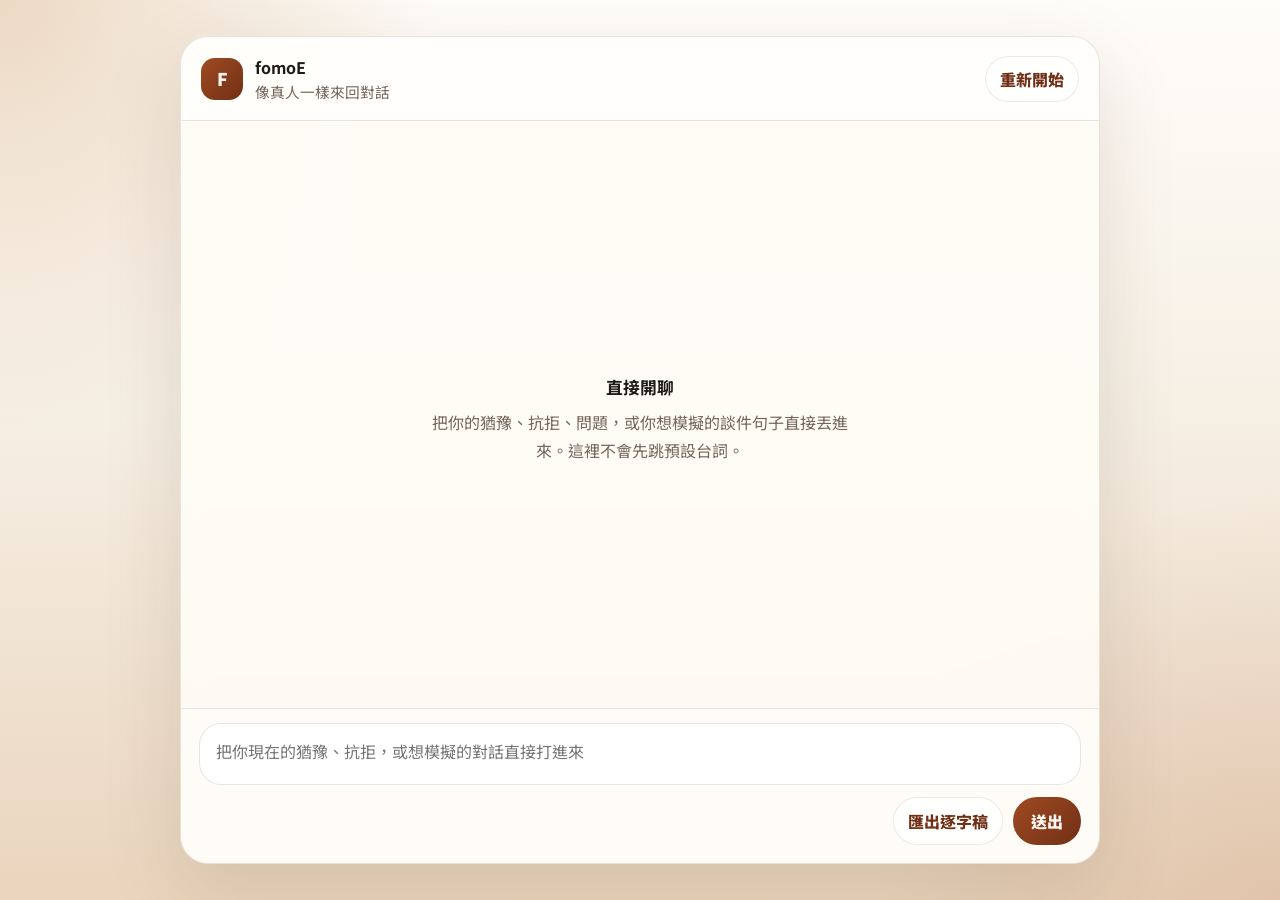
<file: index.html>
<!DOCTYPE html>
<html lang="zh-Hant">
<head>
  <meta charset="UTF-8">
  <meta name="viewport" content="width=device-width, initial-scale=1.0">
  <title>fomoE</title>
  <link rel="preconnect" href="https://fonts.googleapis.com">
  <link rel="preconnect" href="https://fonts.gstatic.com" crossorigin>
  <link href="https://fonts.googleapis.com/css2?family=Noto+Sans+TC:wght@400;500;700;900&display=swap" rel="stylesheet">
  <link rel="stylesheet" href="./styles.css">
</head>
<body>
  <main class="app-shell">
    <section class="chat-card" aria-label="fomoE 聊天介面">
      <header class="chat-header">
        <div class="chat-brand">
          <div class="brand-avatar">F</div>
          <div class="brand-copy">
            <strong>fomoE</strong>
            <p>像真人一樣來回對話</p>
          </div>
        </div>
        <button id="restart-chat" class="header-btn" type="button">重新開始</button>
      </header>

      <div id="chat-log" class="chat-log" aria-live="polite"></div>

      <form id="composer-form" class="composer" autocomplete="off">
        <label class="composer-box" for="message-input">
          <textarea id="message-input" rows="1" placeholder="把你現在的猶豫、抗拒，或想模擬的對話直接打進來"></textarea>
        </label>
        <div class="composer-actions">
          <button id="export-transcript" class="utility-btn" type="button">匯出逐字稿</button>
          <button id="send-message" class="send-btn" type="submit">送出</button>
        </div>
      </form>
    </section>
  </main>

  <script src="./engine.js"></script>
  <script src="./app.js"></script>
</body>
</html>
</file>
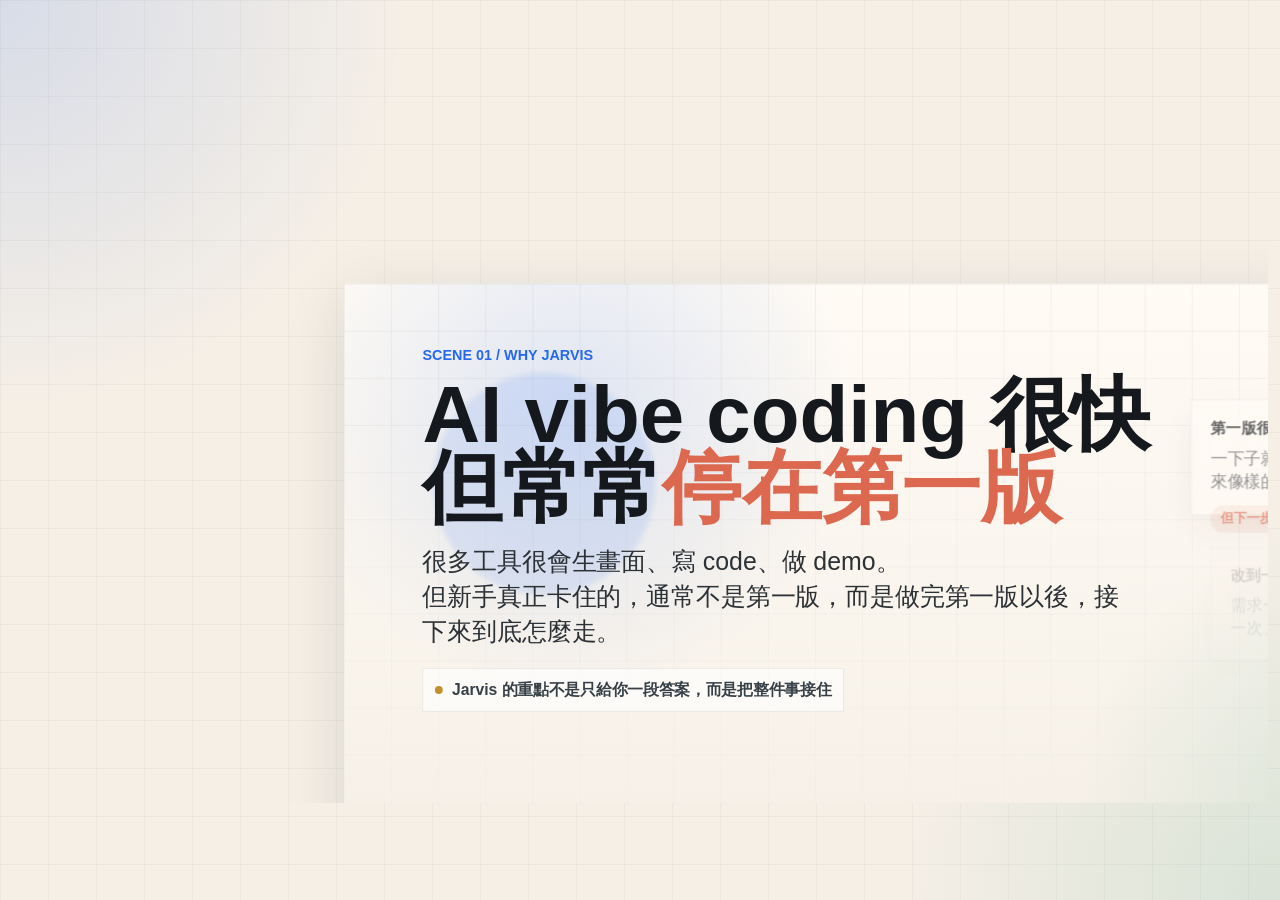
<file: jarvis-intro/index.html>
<!doctype html>
<html lang="zh-Hant">
<head>
  <meta charset="utf-8">
  <meta name="viewport" content="width=device-width, initial-scale=1">
  <title>Jarvis Intro</title>
  <style>
    :root {
      --bg: #f5efe6;
      --paper: rgba(255, 251, 245, 0.82);
      --ink: #15181c;
      --muted: #5e6368;
      --line: rgba(21, 24, 28, 0.1);
      --blue: #2468f2;
      --green: #128a67;
      --coral: #db684f;
      --gold: #c2912d;
      --shadow: 0 24px 90px rgba(17, 22, 27, 0.12);
    }

    * {
      box-sizing: border-box;
    }

    html,
    body {
      margin: 0;
      width: 100%;
      height: 100%;
      overflow: hidden;
      background:
        radial-gradient(circle at top left, rgba(36, 104, 242, 0.14), transparent 26%),
        radial-gradient(circle at bottom right, rgba(18, 138, 103, 0.12), transparent 24%),
        linear-gradient(90deg, rgba(21, 24, 28, 0.035) 1px, transparent 1px),
        linear-gradient(rgba(21, 24, 28, 0.035) 1px, transparent 1px),
        var(--bg);
      background-size: auto, auto, 48px 48px, 48px 48px;
      color: var(--ink);
      font-family: "Segoe UI", "PingFang TC", "Noto Sans TC", sans-serif;
    }

    body {
      display: grid;
      place-items: center;
    }

    #viewport {
      width: 100vw;
      width: 100dvw;
      height: 100vh;
      height: 100dvh;
      display: grid;
      place-items: center;
      overflow: hidden;
      padding: 12px;
    }

    #frame {
      position: relative;
      width: min(calc(100vw - 24px), calc((100dvh - 24px) * 16 / 9));
      height: min(calc(100dvh - 24px), calc((100vw - 24px) * 9 / 16));
      display: grid;
      place-items: center;
      overflow: hidden;
    }

    #stage {
      position: relative;
      width: 1920px;
      height: 1080px;
      overflow: hidden;
      transform-origin: center center;
      background:
        radial-gradient(circle at 18% 18%, rgba(36, 104, 242, 0.14), transparent 24%),
        radial-gradient(circle at 80% 74%, rgba(18, 138, 103, 0.12), transparent 24%),
        linear-gradient(180deg, rgba(255, 251, 245, 0.98), rgba(243, 237, 227, 0.95));
      box-shadow: var(--shadow);
    }

    .grid {
      position: absolute;
      inset: 0;
      background:
        linear-gradient(90deg, rgba(21, 24, 28, 0.05) 1px, transparent 1px),
        linear-gradient(rgba(21, 24, 28, 0.05) 1px, transparent 1px);
      background-size: 72px 72px;
      mask-image: linear-gradient(180deg, rgba(0, 0, 0, 0.95), transparent 92%);
    }

    .blob {
      position: absolute;
      border-radius: 999px;
      filter: blur(4px);
      opacity: 0.9;
    }

    .blob-a {
      left: 120px;
      top: 120px;
      width: 340px;
      height: 340px;
      background: rgba(36, 104, 242, 0.12);
    }

    .blob-b {
      right: 150px;
      bottom: 120px;
      width: 260px;
      height: 260px;
      background: rgba(219, 104, 79, 0.1);
    }

    .scene {
      position: absolute;
      inset: 0;
      padding: 96px 120px;
      opacity: 0;
      transform: translateY(16px);
      pointer-events: none;
    }

    .eyebrow,
    .scene-marker {
      font-size: 22px;
      font-weight: 800;
      text-transform: uppercase;
      letter-spacing: 0;
    }

    .eyebrow {
      color: var(--blue);
      margin-bottom: 22px;
    }

    .scene-marker {
      position: absolute;
      top: 102px;
      right: 120px;
      color: rgba(21, 24, 28, 0.45);
    }

    h1,
    h2,
    p {
      margin: 0;
    }

    .title {
      max-width: 1260px;
      font-size: 122px;
      line-height: 0.92;
      font-weight: 820;
    }

    .title.big {
      max-width: 1360px;
      font-size: 142px;
    }

    .accent-blue {
      color: var(--blue);
    }

    .accent-green {
      color: var(--green);
    }

    .accent-coral {
      color: var(--coral);
    }

    .subcopy {
      max-width: 1080px;
      margin-top: 30px;
      font-size: 38px;
      line-height: 1.42;
      color: #2c3136;
      font-weight: 540;
    }

    .caption {
      position: absolute;
      left: 120px;
      right: 120px;
      bottom: 84px;
      font-size: 28px;
      line-height: 1.45;
      color: var(--muted);
      font-weight: 620;
    }

    .headline-note {
      display: inline-flex;
      align-items: center;
      gap: 14px;
      margin-top: 28px;
      padding: 16px 18px;
      border: 1px solid rgba(21, 24, 28, 0.1);
      background: rgba(255, 255, 255, 0.66);
      font-size: 24px;
      font-weight: 700;
      color: #374047;
    }

    .headline-note::before {
      content: "";
      width: 12px;
      height: 12px;
      border-radius: 999px;
      background: var(--gold);
    }

    .stack {
      position: absolute;
      top: 160px;
      right: 120px;
      width: 610px;
      height: 680px;
    }

    .ghost-card,
    .pill,
    .quote,
    .route-card,
    .memory-card,
    .memory-list,
    .compare-block {
      border: 1px solid var(--line);
      background: var(--paper);
      box-shadow: 0 20px 60px rgba(21, 24, 28, 0.08);
      backdrop-filter: blur(12px);
    }

    .ghost-card {
      position: absolute;
      right: 0;
      width: 520px;
      height: 180px;
      padding: 28px 30px;
    }

    .ghost-card.one {
      top: 0;
    }

    .ghost-card.two {
      top: 210px;
    }

    .ghost-card.three {
      top: 420px;
    }

    .ghost-card b,
    .pill b,
    .quote b,
    .compare-block b {
      display: block;
      margin-bottom: 14px;
      font-size: 24px;
      font-weight: 820;
    }

    .ghost-card span,
    .pill span,
    .memory-card span,
    .memory-row span {
      display: block;
      color: var(--muted);
      font-size: 26px;
      line-height: 1.38;
      font-weight: 580;
    }

    .danger-tag,
    .ok-tag {
      display: inline-flex;
      align-items: center;
      height: 42px;
      margin-top: 18px;
      padding: 0 16px;
      border-radius: 999px;
      font-size: 20px;
      font-weight: 780;
    }

    .danger-tag {
      color: var(--coral);
      background: rgba(219, 104, 79, 0.11);
    }

    .ok-tag {
      color: var(--green);
      background: rgba(18, 138, 103, 0.12);
    }

    .pillar-grid {
      position: absolute;
      left: 120px;
      right: 120px;
      bottom: 126px;
      display: grid;
      grid-template-columns: repeat(4, minmax(0, 1fr));
      gap: 18px;
    }

    .pill {
      min-height: 230px;
      padding: 28px;
    }

    .pill:nth-child(2) {
      background: rgba(36, 104, 242, 0.08);
    }

    .pill:nth-child(3) {
      background: rgba(18, 138, 103, 0.09);
    }

    .pill:nth-child(4) {
      background: rgba(219, 104, 79, 0.08);
    }

    .pill em {
      display: inline-flex;
      align-items: center;
      justify-content: center;
      width: 52px;
      height: 52px;
      margin-bottom: 18px;
      border: 2px solid var(--ink);
      background: #fff;
      font-style: normal;
      font-size: 22px;
      font-weight: 860;
    }

    .flow-board {
      position: absolute;
      left: 120px;
      right: 120px;
      bottom: 130px;
      display: grid;
      grid-template-columns: 1.15fr 0.85fr;
      gap: 28px;
      align-items: stretch;
    }

    .quote,
    .route-card {
      padding: 34px;
    }

    .quote {
      display: flex;
      flex-direction: column;
      justify-content: center;
    }

    .bubble {
      max-width: 620px;
      margin-top: 20px;
      padding: 24px 28px;
      border-radius: 28px 28px 28px 8px;
      background: var(--ink);
      color: #fff8ea;
      font-size: 38px;
      line-height: 1.35;
      font-weight: 660;
    }

    .route-card {
      display: grid;
      gap: 16px;
      align-content: center;
    }

    .route-step {
      display: grid;
      grid-template-columns: 78px 1fr;
      gap: 18px;
      align-items: center;
      min-height: 102px;
      padding: 18px;
      border: 1px solid rgba(21, 24, 28, 0.1);
      background: rgba(255, 255, 255, 0.52);
    }

    .num {
      width: 62px;
      height: 62px;
      display: grid;
      place-items: center;
      border-radius: 999px;
      background: rgba(255, 251, 245, 0.98);
      border: 2px solid var(--ink);
      font-size: 22px;
      font-weight: 860;
    }

    .route-step strong {
      display: block;
      margin-bottom: 6px;
      font-size: 29px;
    }

    .route-step small {
      display: block;
      color: var(--muted);
      font-size: 22px;
      line-height: 1.35;
      font-weight: 620;
    }

    .memory-layout {
      position: absolute;
      left: 120px;
      right: 120px;
      bottom: 134px;
      display: grid;
      grid-template-columns: 0.9fr 1.1fr;
      gap: 24px;
    }

    .memory-card {
      padding: 34px;
    }

    .memory-card strong {
      display: block;
      margin-bottom: 18px;
      font-size: 58px;
      line-height: 1.02;
      font-weight: 840;
    }

    .memory-list {
      padding: 22px 28px;
    }

    .memory-row {
      display: grid;
      grid-template-columns: 220px 1fr;
      gap: 20px;
      padding: 22px 0;
      border-bottom: 1px solid rgba(21, 24, 28, 0.1);
      align-items: start;
    }

    .memory-row:last-child {
      border-bottom: 0;
    }

    .memory-row b {
      color: var(--blue);
      font-size: 26px;
    }

    .memory-row span {
      font-size: 25px;
      line-height: 1.42;
    }

    .compare {
      position: absolute;
      left: 120px;
      right: 120px;
      bottom: 120px;
      display: grid;
      grid-template-columns: 1fr 1fr;
      gap: 22px;
    }

    .compare-block {
      min-height: 350px;
      padding: 34px;
    }

    .compare-block.left {
      background: rgba(255, 255, 255, 0.62);
    }

    .compare-block.right {
      background: rgba(18, 138, 103, 0.11);
    }

    .compare-block strong {
      margin-bottom: 18px;
      font-size: 32px;
    }

    .compare-block ul {
      display: grid;
      gap: 16px;
      margin: 0;
      padding: 0;
      list-style: none;
    }

    .compare-block li {
      position: relative;
      padding-left: 26px;
      color: #2c3136;
      font-size: 28px;
      line-height: 1.38;
      font-weight: 640;
    }

    .compare-block li::before {
      content: "";
      position: absolute;
      left: 0;
      top: 14px;
      width: 10px;
      height: 10px;
      border-radius: 999px;
      background: currentColor;
    }

    .final-tagline {
      position: absolute;
      top: 110px;
      left: 120px;
      right: 120px;
      color: var(--muted);
      font-size: 40px;
      font-weight: 650;
    }

    @media (max-width: 1200px) {
      #viewport {
        padding: 10px;
      }

      #frame {
        width: min(calc(100vw - 20px), calc((100dvh - 20px) * 16 / 9));
        height: min(calc(100dvh - 20px), calc((100vw - 20px) * 9 / 16));
      }
    }
  </style>
</head>
<body>
  <div id="viewport">
    <div id="frame">
      <div id="stage">
      <div class="grid"></div>
      <div class="blob blob-a" id="blobA"></div>
      <div class="blob blob-b" id="blobB"></div>

      <section class="scene" id="scene1">
        <div class="eyebrow">scene 01 / why jarvis</div>
        <div class="scene-marker">AI vibe coding tools</div>
        <h1 class="title">AI vibe coding 很快<br>但常常<span class="accent-coral">停在第一版</span></h1>
        <p class="subcopy">
          很多工具很會生畫面、寫 code、做 demo。<br>
          但新手真正卡住的，通常不是第一版，而是做完第一版以後，接下來到底怎麼走。
        </p>
        <div class="headline-note">Jarvis 的重點不是只給你一段答案，而是把整件事接住</div>
        <div class="stack">
          <div class="ghost-card one" id="ghost1">
            <b>第一版很快</b>
            <span>一下子就有畫面、有 code、有一個看起來像樣的結果。</span>
            <div class="danger-tag">但下一步常常沒有人接</div>
          </div>
          <div class="ghost-card two" id="ghost2">
            <b>改到一半會亂</b>
            <span>需求一變、問題一多，容易回到重新問一次、重新做一次。</span>
          </div>
          <div class="ghost-card three" id="ghost3">
            <b>新人最容易卡住</b>
            <span>不是不會問，而是不知道怎麼把一個模糊想法推成真正完成。</span>
          </div>
        </div>
        <div class="caption">Jarvis 想解的不是「生成一段東西」，而是「幫你把工作一路推進到可交付」。</div>
      </section>

      <section class="scene" id="scene2">
        <div class="eyebrow">scene 02 / system</div>
        <div class="scene-marker">Jarvis runtime</div>
        <h2 class="title big">Jarvis 不只是聊天工具<br>它是<span class="accent-blue">整套 AI 工作系統</span></h2>
        <p class="subcopy">它不是只回答你一句，而是把不同角色、能力、流程和記憶串起來，讓事情能往前走。</p>
        <div class="pillar-grid">
          <div class="pill" id="pill1">
            <em>A</em>
            <b>Agents</b>
            <span>不同專長的 AI 角色，負責拆問題、執行工作、接力合作。</span>
          </div>
          <div class="pill" id="pill2">
            <em>S</em>
            <b>Skills</b>
            <span>可重用的能力模組，像設計、研究、寫作、工具操作。</span>
          </div>
          <div class="pill" id="pill3">
            <em>W</em>
            <b>Workflows</b>
            <span>固定流程直接跑，不用每次都從頭想 prompt。</span>
          </div>
          <div class="pill" id="pill4">
            <em>M</em>
            <b>Memory</b>
            <span>把任務狀態記下來，讓 AI 不會每次都像第一次見面。</span>
          </div>
        </div>
      </section>

      <section class="scene" id="scene3">
        <div class="eyebrow">scene 03 / route</div>
        <div class="scene-marker">from human ask to real work</div>
        <h2 class="title">你講<span class="accent-green">人話</span>，Jarvis 幫你拆成<span class="accent-blue">可執行工作</span></h2>
        <p class="subcopy">你不需要先想好專業 prompt。先把目標講清楚，Jarvis 會幫你整理方向、選工具、安排下一步。</p>
        <div class="flow-board">
          <div class="quote" id="quoteBox">
            <b>你只要先講需求</b>
            <div class="bubble">幫我做一個 30 秒的新手版 Jarvis 介紹頁，讓人一眼看懂它跟一般 AI 工具有什麼不同。</div>
          </div>
          <div class="route-card">
            <div class="route-step" id="step1">
              <div class="num">1</div>
              <div>
                <strong>理解真正目標</strong>
                <small>先分辨你是要展示、銷售、教學，還是要直接拿去交付。</small>
              </div>
            </div>
            <div class="route-step" id="step2">
              <div class="num">2</div>
              <div>
                <strong>挑對 agent 和 skill</strong>
                <small>把適合的能力接進來，不用你自己猜哪個工具比較對。</small>
              </div>
            </div>
            <div class="route-step" id="step3">
              <div class="num">3</div>
              <div>
                <strong>一路做到成品</strong>
                <small>不是只給建議，而是直接改檔、驗證、部署，再交到你手上。</small>
              </div>
            </div>
          </div>
        </div>
      </section>

      <section class="scene" id="scene4">
        <div class="eyebrow">scene 04 / memory</div>
        <div class="scene-marker">continuity matters</div>
        <h2 class="title">Jarvis 會記得<br><span class="accent-coral">工作進度</span>，不只記得聊天內容</h2>
        <p class="subcopy">它不是只記一句對話，而是記住任務在哪裡、做到哪裡、交接過什麼，所以下次可以直接續做。</p>
        <div class="memory-layout">
          <div class="memory-card" id="memoryHero">
            <strong>記住的是整個任務</strong>
            <span>從任務狀態、交接摘要，到可重用 know-how，都會留下來，讓後續工作更快更穩。</span>
            <div class="ok-tag">不是每次重來，是每次接著做</div>
          </div>
          <div class="memory-list">
            <div class="memory-row" id="memory1">
              <b>session-state</b>
              <span>這次任務目前做到哪裡，哪些事情已經完成。</span>
            </div>
            <div class="memory-row" id="memory2">
              <b>handoff</b>
              <span>如果中途換人或換階段，下一個 agent 能快速接手。</span>
            </div>
            <div class="memory-row" id="memory3">
              <b>context-window</b>
              <span>全域重點摘要，方便快速理解現在的大局。</span>
            </div>
            <div class="memory-row" id="memory4">
              <b>auto-skill</b>
              <span>把做過的好方法留下來，下次同類任務直接複用。</span>
            </div>
          </div>
        </div>
      </section>

      <section class="scene" id="scene5">
        <div class="eyebrow">scene 05 / payoff</div>
        <div class="scene-marker">why it stands out</div>
        <div class="final-tagline">這就是 Jarvis 最突出的地方</div>
        <h2 class="title big">Jarvis 不只會幫你<br><span class="accent-green">做出第一版</span><br>也會幫你<span class="accent-blue">一路做下去</span></h2>
        <div class="compare">
          <div class="compare-block left" id="compareLeft">
            <b>一般 AI vibe coding 工具</b>
            <ul>
              <li>很快給你第一版</li>
              <li>需求一變就容易重來</li>
              <li>比較像一次性的生成助手</li>
            </ul>
          </div>
          <div class="compare-block right" id="compareRight">
            <b>Jarvis</b>
            <ul>
              <li>幫你拆事、接事、推進事</li>
              <li>能記住任務脈絡和工作進度</li>
              <li>更像真正陪你把成果做完的 AI 工作系統</li>
            </ul>
          </div>
        </div>
        <div class="caption">如果你要的是不只看起來厲害，而是真的能把工作推到完成，Jarvis 會比一般 AI 工具更接近你要的那個夥伴。</div>
      </section>
      </div>
    </div>
  </div>

  <script>
    const DURATION = 30;
    const viewport = document.getElementById("viewport");
    const frame = document.getElementById("frame");
    const stage = document.getElementById("stage");
    const blobA = document.getElementById("blobA");
    const blobB = document.getElementById("blobB");

    const scenes = [
      { el: document.getElementById("scene1"), start: 0, end: 5.8 },
      { el: document.getElementById("scene2"), start: 5.8, end: 11.8 },
      { el: document.getElementById("scene3"), start: 11.8, end: 17.8 },
      { el: document.getElementById("scene4"), start: 17.8, end: 23.6 },
      { el: document.getElementById("scene5"), start: 23.6, end: 30 }
    ];

    const refs = {
      ghosts: [
        document.getElementById("ghost1"),
        document.getElementById("ghost2"),
        document.getElementById("ghost3")
      ],
      pills: [
        document.getElementById("pill1"),
        document.getElementById("pill2"),
        document.getElementById("pill3"),
        document.getElementById("pill4")
      ],
      route: [
        document.getElementById("quoteBox"),
        document.getElementById("step1"),
        document.getElementById("step2"),
        document.getElementById("step3")
      ],
      memory: [
        document.getElementById("memoryHero"),
        document.getElementById("memory1"),
        document.getElementById("memory2"),
        document.getElementById("memory3"),
        document.getElementById("memory4")
      ],
      compare: [
        document.getElementById("compareLeft"),
        document.getElementById("compareRight")
      ]
    };

    let time = 0;
    let playing = false;
    let lastTick = null;

    function clamp(value, min, max) {
      return Math.min(max, Math.max(min, value));
    }

    function easeOutCubic(value) {
      const t = clamp(value, 0, 1);
      return 1 - Math.pow(1 - t, 3);
    }

    function between(value, start, end) {
      return clamp((value - start) / (end - start), 0, 1);
    }

    function fadeWindow(value, start, end) {
      const fade = 0.56;
      if (value < start || value > end) return 0;
      if (value < start + fade) return easeOutCubic((value - start) / fade);
      if (value > end - fade) return easeOutCubic((end - value) / fade);
      return 1;
    }

    function setReveal(el, amount, x, y, scale) {
      const a = clamp(amount, 0, 1);
      el.style.opacity = a.toFixed(3);
      el.style.transform =
        "translate(" + ((1 - a) * x).toFixed(1) + "px," +
        ((1 - a) * y).toFixed(1) + "px) scale(" +
        (1 - (1 - a) * scale).toFixed(3) + ")";
    }

    function fitStage() {
      const frameWidth = frame.clientWidth;
      const frameHeight = frame.clientHeight;
      const scale = Math.min(frameWidth / 1920, frameHeight / 1080);
      stage.style.transform = "scale(" + scale.toFixed(4) + ")";
      stage.style.boxShadow = scale < 0.5 ? "0 14px 48px rgba(17, 22, 27, 0.1)" : "";
    }

    function renderSceneVisibility(current) {
      scenes.forEach((scene) => {
        const opacity = fadeWindow(current, scene.start, scene.end);
        scene.el.style.opacity = opacity.toFixed(3);
        scene.el.style.transform = "translateY(" + ((1 - opacity) * 16).toFixed(1) + "px)";
      });
    }

    function renderSceneOne(current) {
      const progress = between(current, 0.2, 5.2);
      refs.ghosts.forEach((card, index) => {
        const local = easeOutCubic(clamp((progress - index * 0.16) / 0.64, 0, 1));
        setReveal(card, local, 28 + index * 12, 44 - index * 10, 0.05);
      });
    }

    function renderSceneTwo(current) {
      const progress = between(current, 5.8, 11.2);
      refs.pills.forEach((card, index) => {
        const local = easeOutCubic(clamp((progress - index * 0.12) / 0.58, 0, 1));
        setReveal(card, local, 0, 36 + index * 8, 0.06);
      });
    }

    function renderSceneThree(current) {
      const progress = between(current, 11.9, 17.2);
      refs.route.forEach((node, index) => {
        const local = easeOutCubic(clamp((progress - index * 0.14) / 0.54, 0, 1));
        setReveal(node, local, 20 + index * 8, 30, 0.04);
      });
    }

    function renderSceneFour(current) {
      const progress = between(current, 17.9, 23.2);
      refs.memory.forEach((node, index) => {
        const local = easeOutCubic(clamp((progress - index * 0.11) / 0.56, 0, 1));
        setReveal(node, local, 0, 26 + index * 8, 0.03);
      });
    }

    function renderSceneFive(current) {
      const progress = between(current, 23.7, 29.3);
      refs.compare.forEach((node, index) => {
        const local = easeOutCubic(clamp((progress - index * 0.16) / 0.62, 0, 1));
        setReveal(node, local, index === 0 ? -26 : 26, 28, 0.04);
      });
    }

    function renderBackground(current) {
      blobA.style.transform =
        "translate(" + (Math.sin(current * 0.55) * 26).toFixed(1) + "px," +
        (Math.cos(current * 0.35) * 18).toFixed(1) + "px)";
      blobB.style.transform =
        "translate(" + (Math.cos(current * 0.44) * -24).toFixed(1) + "px," +
        (Math.sin(current * 0.52) * 20).toFixed(1) + "px)";
    }

    function render(current) {
      renderSceneVisibility(current);
      renderBackground(current);
      renderSceneOne(current);
      renderSceneTwo(current);
      renderSceneThree(current);
      renderSceneFour(current);
      renderSceneFive(current);
    }

    function tick(now) {
      if (lastTick === null) {
        lastTick = now;
        window.__ready = true;
        render(time);
        requestAnimationFrame(tick);
        return;
      }

      const dt = (now - lastTick) / 1000;
      lastTick = now;

      if (playing) {
        let next = time + dt;
        if (next >= DURATION) {
          next = window.__recording ? DURATION - 0.001 : 0;
        }
        time = next;
        render(time);
      }

      requestAnimationFrame(tick);
    }

    window.__seek = (target) => {
      time = clamp(target, 0, DURATION - 0.001);
      lastTick = null;
      render(time);
    };

    window.addEventListener("resize", fitStage);

    fitStage();
    render(0);
    playing = true;
    requestAnimationFrame(tick);
  </script>
</body>
</html>
</file>
<file: styles.css>
:root {
  --bg: #f6efe4;
  --bg-deep: #ead5be;
  --panel: rgba(255, 252, 247, 0.92);
  --panel-strong: rgba(255, 255, 255, 0.98);
  --line: rgba(76, 45, 30, 0.12);
  --ink: #1f1a17;
  --muted: #74665a;
  --accent: #9f4a22;
  --accent-deep: #713015;
  --mentor-bubble: #ffffff;
  --user-bubble: #fde3cf;
  --shadow: 0 28px 80px rgba(78, 47, 31, 0.14);
}

* {
  box-sizing: border-box;
}

html,
body {
  margin: 0;
  min-height: 100%;
}

body {
  font-family: "Noto Sans TC", sans-serif;
  color: var(--ink);
  background:
    radial-gradient(circle at top left, rgba(234, 213, 190, 0.9), transparent 28%),
    radial-gradient(circle at bottom right, rgba(159, 74, 34, 0.12), transparent 26%),
    linear-gradient(180deg, #fffdf9 0%, var(--bg) 46%, var(--bg-deep) 100%);
}

.app-shell {
  min-height: 100vh;
  padding: 18px;
  display: grid;
  place-items: center;
}

.chat-card {
  width: min(920px, 100%);
  height: min(92vh, 860px);
  display: grid;
  grid-template-rows: auto 1fr auto;
  border: 1px solid var(--line);
  border-radius: 28px;
  background: var(--panel);
  box-shadow: var(--shadow);
  backdrop-filter: blur(12px);
  overflow: hidden;
}

.chat-header {
  display: flex;
  align-items: center;
  justify-content: space-between;
  gap: 16px;
  padding: 18px 20px;
  border-bottom: 1px solid var(--line);
  background: rgba(255, 255, 255, 0.54);
}

.chat-brand {
  display: flex;
  align-items: center;
  gap: 12px;
}

.brand-avatar {
  width: 42px;
  height: 42px;
  display: grid;
  place-items: center;
  border-radius: 14px;
  background: linear-gradient(135deg, var(--accent) 0%, var(--accent-deep) 100%);
  color: #fff6f0;
  font-weight: 900;
  font-size: 1.1rem;
}

.brand-copy strong {
  display: block;
  font-size: 1rem;
}

.brand-copy p {
  margin: 2px 0 0;
  color: var(--muted);
  font-size: 0.92rem;
}

.header-btn,
.utility-btn,
.starter-chip,
.send-btn {
  border: none;
  font: inherit;
  cursor: pointer;
}

.header-btn,
.utility-btn {
  border-radius: 999px;
  padding: 10px 14px;
  background: rgba(255, 255, 255, 0.84);
  color: var(--accent-deep);
  border: 1px solid rgba(76, 45, 30, 0.1);
  font-weight: 800;
}

.chat-log {
  overflow: auto;
  padding: 22px 18px 12px;
  scroll-behavior: smooth;
}

.empty-state {
  height: 100%;
  min-height: 320px;
  display: grid;
  place-items: center;
  padding: 24px;
}

.empty-state-copy {
  max-width: 420px;
  text-align: center;
  color: var(--muted);
}

.empty-state-copy strong {
  display: block;
  margin-bottom: 10px;
  color: var(--ink);
  font-size: 1.05rem;
}

.empty-state-copy p {
  margin: 0;
  line-height: 1.7;
}

.message {
  max-width: 78%;
  margin-bottom: 14px;
}

.message.user {
  margin-left: auto;
}

.message-shell {
  padding: 14px 16px;
  border-radius: 22px;
  background: var(--mentor-bubble);
  border: 1px solid rgba(76, 45, 30, 0.08);
  box-shadow: 0 10px 30px rgba(55, 35, 24, 0.06);
}

.message.user .message-shell {
  background: var(--user-bubble);
}

.message-meta {
  display: flex;
  align-items: center;
  gap: 10px;
  margin-bottom: 8px;
}

.message-name {
  font-size: 0.83rem;
  font-weight: 900;
  color: var(--accent-deep);
}

.message-role {
  font-size: 0.76rem;
  color: var(--muted);
}

.message-copy {
  margin: 0;
  white-space: pre-wrap;
  line-height: 1.82;
}

.composer {
  padding: 14px 18px 18px;
  border-top: 1px solid var(--line);
  background: rgba(255, 252, 247, 0.96);
}

.composer-box {
  display: block;
  width: 100%;
  border: 1px solid rgba(76, 45, 30, 0.12);
  border-radius: 22px;
  background: var(--panel-strong);
  padding: 12px 14px;
}

.composer-box textarea {
  width: 100%;
  min-height: 28px;
  max-height: 180px;
  border: none;
  outline: none;
  background: transparent;
  color: var(--ink);
  font: inherit;
  line-height: 1.7;
  resize: none;
}

.composer-actions {
  display: flex;
  justify-content: flex-end;
  gap: 10px;
  margin-top: 12px;
}

.send-btn {
  padding: 12px 18px;
  border-radius: 999px;
  background: linear-gradient(135deg, var(--accent) 0%, var(--accent-deep) 100%);
  color: #fff7f2;
  font-weight: 900;
}

.header-btn:hover,
.utility-btn:hover,
.send-btn:hover {
  transform: translateY(-1px);
}

@media (max-width: 720px) {
  .app-shell {
    padding: 10px;
  }

  .chat-card {
    height: 100vh;
    max-height: none;
    border-radius: 0;
  }

  .message {
    max-width: 92%;
  }

  .chat-header {
    padding: 16px;
  }

  .brand-copy p {
    display: none;
  }

  .composer-actions {
    justify-content: stretch;
  }

  .utility-btn,
  .send-btn {
    flex: 1;
  }
}
</file>
